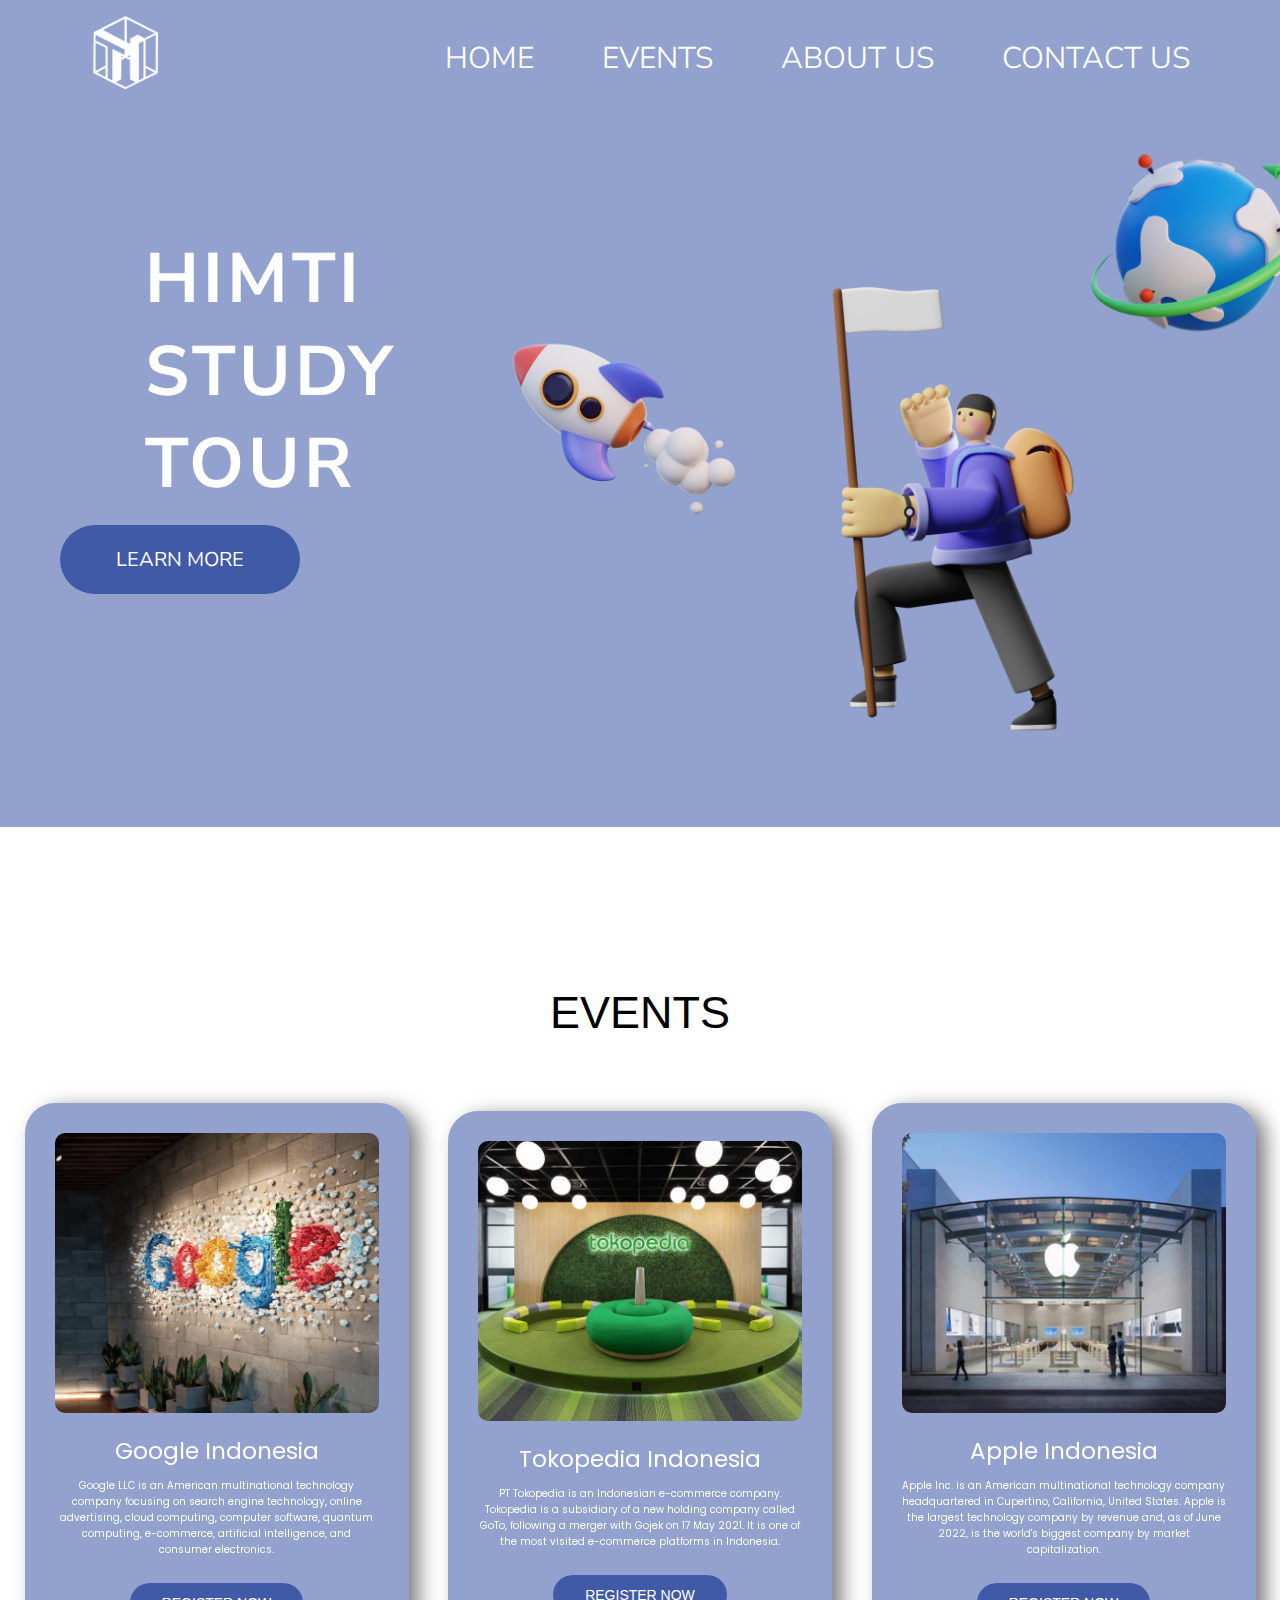
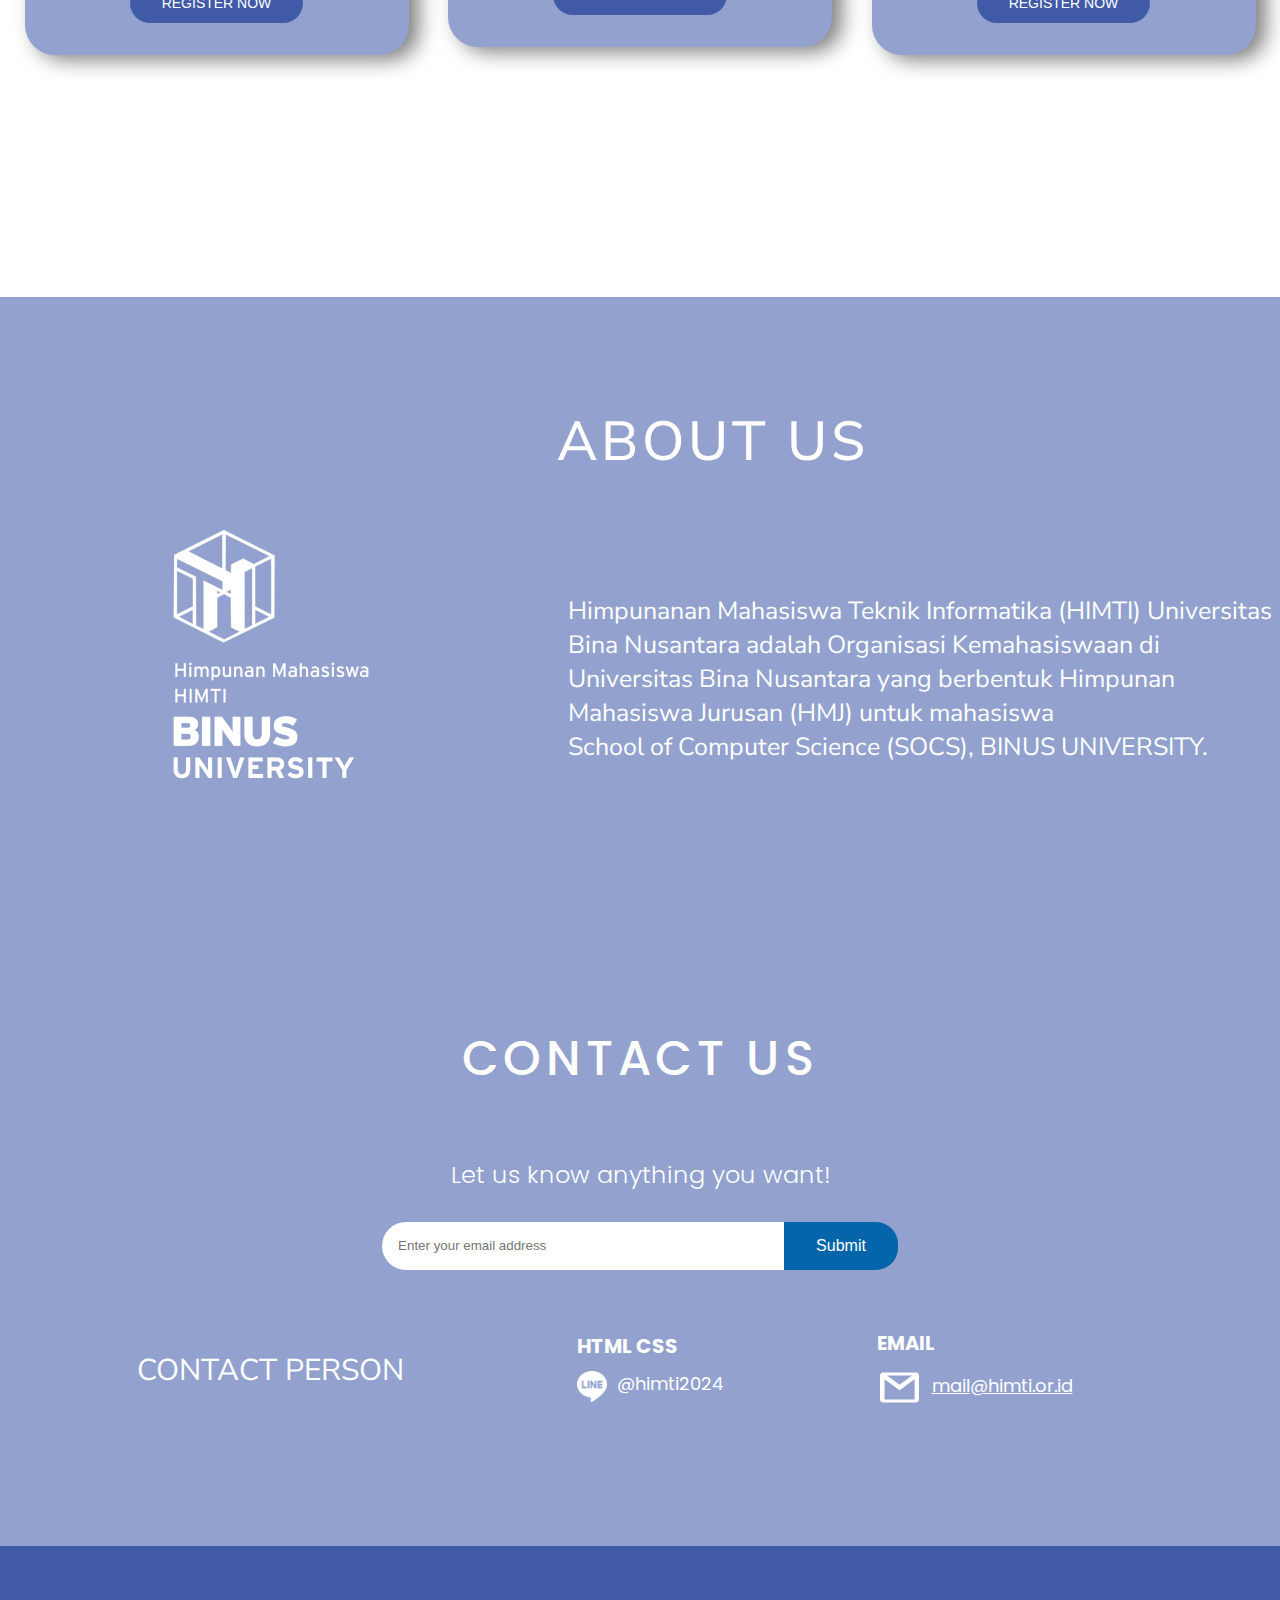
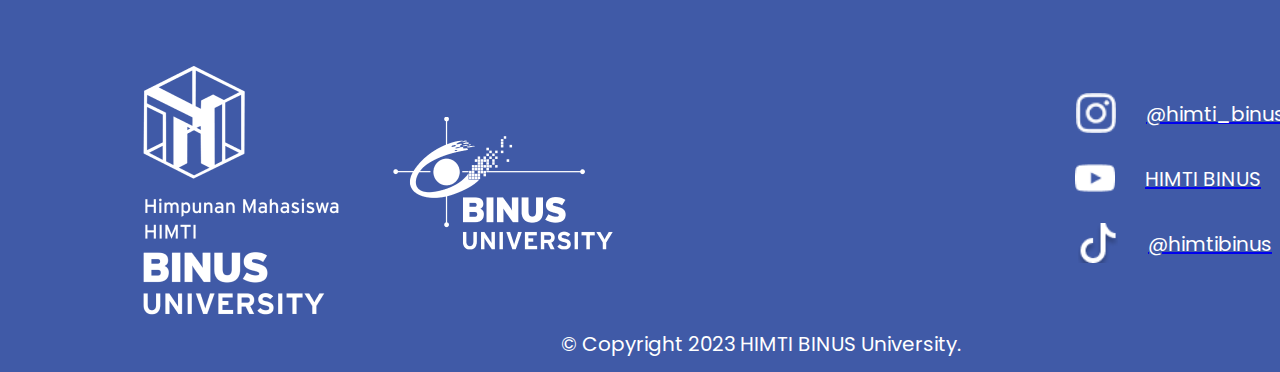
<file: index.html>
<!DOCTYPE html>

<html>
  <head>
    <meta charset="UTF-8" />
    <meta name="viewport" content="width=device-width, initial-scale=1" />
    <meta name="description" content="Webpage for HIMTI 2024 Internship" />
    <meta name="keywords" content="HIMTI, Internship, 2024" />
    <meta name="author" content="Group 2" />
    <title>HIMTI 2024 Internship</title>
    <link rel="icon" href="Assets/HIMTI_logo.png" />
    <link rel="stylesheet" type="text/css" href="CSS/main.css" />
    <link rel="stylesheet" type="text/css" href="CSS/resposive_style_2900.css" />
    <link rel="stylesheet" type="text/css" href="CSS/responsive_style_1400.css" />
    <link rel="stylesheet" type="text/css" href="CSS/responsive_style_425.css" />
    <script src="HIMTI_INTERNSHIP_SCRIPT.js"></script>
  </head>

  <body>
    <div class="NavBar">
      <a href="#home" class="active">
        <img src="Assets/HIMTI_logo.png" alt="HIMTI_LOGO" class="HIMTI_LOGO" />
      </a>
      <nav id="nav-links" class="links">
        <a href="#home">HOME</a>
        <a href="#events">EVENTS</a>
        <a href="#about">ABOUT US</a>
        <a href="#contact">CONTACT US</a>
      </nav>
      <div class="hamburger-menu" onclick="toggleMenu()">
        <div></div>
        <div></div>
        <div></div>
      </div>
    </div>

    <div id="home" class="home">
      <img src="Assets/earth.png" alt="Earth" class="earth" />
      <img src="Assets/rocket.png" alt="Rocket" class="rocket" />
      <img src="Assets/person-with-flag.png" alt="person" class="person" />
      <h1>HIMTI</h1>
      <h1>STUDY</h1>
      <h1>TOUR</h1>
      <a href="#events" class="learn-more">
        <p>LEARN MORE</p>
      </a>
    </div>

    <div id="events" class="events">
      <h1>EVENTS</h1>
      <ul class="card-list">
        <li class="card" id="card">
          <div class="card-image">
            <img
              src="Assets/google.png"
              alt="Google_Logo"
              class="Google_Logo"
            />
          </div>
          <h2>Google Indonesia</h2>
          <p class="card-description">
            Google LLC is an American multinational technology company focusing
            on search engine technology, online advertising, cloud computing,
            computer software, quantum computing, e-commerce, artificial
            intelligence, and consumer electronics.
          </p>
          <p class="card-action">
            <button class="register-button">REGISTER NOW</button>
          </p>
        </li>
        <li class="card">
          <div class="card-image">
            <img
              src="Assets/tokopedia.png"
              alt="Tokopedia_Logo"
              class="Tokopedia_Logo"
            />
          </div>
          <h2 class="card-title">Tokopedia Indonesia</h2>
          <p class="card-description">
            PT Tokopedia is an Indonesian e-commerce company. Tokopedia is a
            subsidiary of a new holding company called GoTo, following a merger
            with Gojek on 17 May 2021. It is one of the most visited e-commerce
            platforms in Indonesia.
          </p>
          <p class="card-action">
            <button class="register-button">REGISTER NOW</button>
          </p>
        </li>
        <li class="card">
          <div class="card-image">
            <img src="Assets/apple.png" alt="Apple_Logo" class="Apple_Logo" />
          </div>
          <h2 class="card-title">Apple Indonesia</h2>
          <p class="card-description">
            Apple Inc. is an American multinational technology company
            headquartered in Cupertino, California, United States. Apple is the
            largest technology company by revenue and, as of June 2022, is the
            world's biggest company by market capitalization.
          </p>
          <p class="card-action">
            <button class="register-button">REGISTER NOW</button>
          </p>
        </li>
      </ul>
      <!-- <div class="button-container">
        I want to create a button here, but somehow it's not working
        <button id="prevBtn"><img src="Assets/left-arrow.png" alt="Previous"></button>
        <button id="nextBtn"><img src="Assets/arrow-point-to-right.png" alt="Next"></button>
      </div> -->
    </div>

    <div id="about" class="about">
      <div class="logo-container">
        <img
          src="Assets/HIMTI_logo2.png"
          alt="HIMTI_LOGO"
          class="HIMTI_LOGO2"
        />
      </div>
      <div class="text-container">
        <h1>ABOUT US</h1>
        <p>
          Himpunanan Mahasiswa Teknik Informatika (HIMTI) Universitas<br>
          Bina Nusantara adalah Organisasi Kemahasiswaan di<br>
          Universitas Bina Nusantara yang berbentuk Himpunan<br>
          Mahasiswa Jurusan (HMJ) untuk mahasiswa<br>
          School of Computer Science (SOCS), BINUS UNIVERSITY.
        </p>
      </div>
    </div>

    <div id="contact" class="contact">
      <h1>CONTACT US</h1>
      <h2>Let us know anything you want!</h2>
      <div class="input-style">
        <input
          class="input"
          type="text"
          placeholder="Enter your email address"
        />
        <button class="button">Submit</button>
      </div>

      <div class="contact-info">
        <div class="contact-person">
          <p>CONTACT PERSON</p>
        </div>
        <p class="HTML_CSS">HTML CSS</p>
        <img src="Assets/line.png" alt="Line" class="line" />
        <p class="line_id">@himti2024</p>
        <img src="Assets/gmail-60.png" alt="Gmail" class="gmail" />
        <p class="email_info">EMAIL</p>
        <p class="email"><a href="mailto:mail@himti.or.id">mail@himti.or.id</a></p>
      </div>
    </div>

    <div class="footer">
      <img src="Assets/HIMTI_logo2.png" alt="HIMTI_LOGO" class="HIMTI_LOGO3" />
      <img src="Assets/Binus Light.png" alt="binus_logo" class="binus_logo" />
      <p class="copyright">© Copyright 2023 HIMTI BINUS University.</p>
      <a href="https://www.instagram.com/himti_binus" target="_blank">
        <img src="Assets/instagram.png" alt="Instagram" class="instagram" />
        <p class="instagram_id">@himti_binus</p>
      </a>
      <a href="https://www.youtube.com/@HimtiBinus" target="_blank">
        <img src="Assets/youtube.png" alt="youtube" class="youtube" />
        <p class="youtube_channel">HIMTI BINUS</p>
      </a>
      <a href="https://www.tiktok.com/@himtibinus" target="_blank">
        <img src="Assets/tiktok.png" alt="tiktok" class="tiktok" />
        <p class="tiktok_id">@himtibinus</p>
      </a>
    </div>    
  </body>
</html>
</file>
<file: CSS/main.css>
@import url("https://fonts.googleapis.com/css2?family=Nunito+Sans:ital,opsz,wght,YTLC@0,6..12,200..1000,440..540;1,6..12,200..1000,440..540&display=swap");
@import url("https://fonts.googleapis.com/css2?family=Nunito+Sans:ital,opsz,wght,YTLC@0,6..12,200..1000,440..540;1,6..12,200..1000,440..540&family=Poppins:ital,wght@0,100;0,200;0,300;0,400;0,500;0,600;0,700;0,800;0,900;1,100;1,200;1,300;1,400;1,500;1,600;1,700;1,800;1,900&display=swap");

@media screen and (min-width: 1500px) {
  body {
    font-family: "Nunito Sans", sans-serif;
    font-size: 30px;
    color: #ffffff;
    margin: 0;
    padding: 0;
    max-width: 100%;
  }

  html {
    scroll-behavior: smooth;
    width: auto;
    height: auto;
  }

  /* Navigation Bar style */
  .NavBar {
    background-color: #92a1cd;
    padding: 15px;
    padding-right: 60px;
    display: flex;
    justify-content: flex-start;
    align-items: center;
    position: sticky;
    top: 0;
    left: 0;
    right: 0;
    font-weight: 350;
    transition: top 0.3s ease-in-out;
    z-index: 1000;
  }

  .NavBar a {
    color: #ffffff;
    text-decoration: none;
    margin: 0 30px;
  }

  .NavBar a:hover {
    color: #29013e;
  }

  .NavBar a:active {
    color: #ffffff;
    text-shadow: 0px 2px 5px rgb(0, 0, 0, 0.5);
  }

  .NavBar img {
    height: 75px;
    margin-left: 45px;
  }

  .NavBar .links {
    margin-left: auto;
  }

  .navbar-hidden {
    transform: translateY(-100%);
  }

  /* Home Page style */

  .home {
    position: relative;
    text-align: center;
    background-color: #92a1cd;
    padding: 90px 75px;
    margin-top: 0;
    height: 531px;
  }

  .home h1 {
    position: relative;
    right: -70px;
    top: -630px;
    font-family: "Nunito Sans", sans-serif;
    font-size: 70px;
    line-height: 0.65;
    letter-spacing: 4px;
    text-align: left;
  }

  .home p {
    transition: transform 0.3s;
    position: relative;
    top: -660px;
    right: 500px;
    font-family: "Nunito Sans", sans-serif;
    font-size: 20px;
    color: #ffffff;
    background-color: #405aa7;
    padding: 21px 56px;
    border-radius: 50px;
    display: inline-block;
  }

  .home p:hover {
    transform: scale(1.05);
  }

  .home p:active {
    transform: scale3d(0.95, 0.95, 0.95);
    color: #ffffff;
    text-shadow: 0px 2px 5px rgb(0, 0, 0, 0.5);
  }

  /* Image style on the home section*/
  .person {
    position: relative;
    right: 10px;
    top: 10px;
    width: 350px;
    z-index: 1;
  }

  .rocket {
    position: relative;
    top: -220px;
    width: 370px;
    right: -30px;
    z-index: 2;
  }

  .earth {
    position: relative;
    top: -485px;
    width: 250px;
    right: -930px;
    z-index: 3;
  }

  /* Events Page style */

  .card {
    transform-style: preserve-3d;
  }

  .events {
    background-color: #ffffff;
    padding: 100px 0;
    margin-top: 90px;
    height: 600px;
  }

  .events ul {
    display: flex;
    justify-content: space-evenly;
    align-items: center;
    height: 100vh;
    position: relative; /* I want to position it later because there is no picture */
    top: -90px;
    list-style-type: none;
    padding: 0;
    margin: 0;
  }

  .events li {
    flex: 0 0 30%; /* This will make the li items take up 30% of the container's width */
    max-width: 30%; /* This will prevent the li items from growing larger than 30% of the container's width */
    box-sizing: border-box; /* This will include padding and border in the li's total width */
    margin: 1em; /* This will add some space around the li items */
    padding: 1em; /* This will add some space inside the li items */
    text-align: center; /* This will center the text inside the li items */
    background-color: #92a1cd; /* This will set the background color of the li items */
    border-radius: 30px; /* This will round the corners of the li items */
    box-shadow: 10px 5px 20px rgba(0, 0, 0, 0.5); /* This will add a shadow to the li items */
  }

  .events ul li {
    transition: transform 0.3s;
  }

  .events ul li:hover {
    transform: scale(1.05);
    color: #29013e;
  }

  .events h1 {
    font-family: "Nunito", sans-serif;
    color: #000;
    text-align: center;
    margin-top: 0;
    position: relative;
    top: -50px;
    font-size: 35px;
    font-style: normal;
    font-weight: 500;
  }

  .events li h2 {
    font-family: "poppins", sans-serif;
    margin: 5px;
    margin-bottom: 10px;
    font-size: 23px;
    text-align: center;
    font-weight: 400;
    white-space: nowrap;
  }

  .events li p {
    font-family: "poppins", sans-serif;
    margin: 0;
    font-size: 10px;
    text-align: center;
  }

  /* Register button style */
  .register-button {
    background-color: #405aa7; /* Green background */
    border: none; /* Remove border */
    border-radius: 40px;
    color: white; /* White text */
    padding: 12px 32px; /* Padding to make button larger */
    text-align: center; /* Center the text */
    text-decoration: none; /* Remove underline */
    display: inline-block;
    font-size: 14px;
    font-weight: 500;
    margin: 25px 4px 2px;
    cursor: pointer; /* Change mouse cursor when over the button */
    transition-duration: 0.4s; /* Transition effect */
  }

  .register-button:hover {
    background-color: #1b2954; /* Change background color on hover */
  }

  .register-button:active {
    background-color: #1b2954; /* Change background color on click */
    text-shadow: 1px 2.5px 5px rgba(0, 144, 187, 1);
    transition-duration: 0.1s; /* Shorten the transition effect */
  }

  .Google_Logo {
    width: 100%;
    height: 280px;
    object-fit: cover;
    margin-bottom: 5px;
    border-radius: 10px;
  }

  .Tokopedia_Logo {
    width: 100%;
    height: 280px;
    object-fit: cover;
    margin-bottom: 5px;
    border-radius: 10px;
  }

  .Apple_Logo {
    width: 100%;
    height: 280px;
    object-fit: cover;
    margin-bottom: 5px;
    border-radius: 10px;
  }

  .button-container {
    display: none;
  }

  /* about us style */
  .about {
    background-color: #92a1cd;
    display: flex;
    justify-content: space-between;
    align-items: center;
    padding: 100px 195px;
    margin-top: 100px;
  }

  .about h1 {
    position: relative;
    right: 270px;
    font-family: "Nunito Sans", sans-serif;
    font-size: 50px;
    font-weight: 400;
    letter-spacing: 4px;
  }

  .about p {
    position: relative;
    right: 40px;
    font-family: "Nunito Sans", sans-serif;
    font-size: 25px;
    text-align: left;
    width: 115%;
  }

  .logo-container {
    position: relative;
    right: 40px;
    flex: 1;
    text-align: left;
    color: white; /* Change the text color to white */
    font-size: 20px; /* Increase the font size */
    margin-left: 10px;
    margin-top: 40px;
  }

  .text-container {
    flex: 3;
    display: flex;
    flex-direction: column;
    justify-content: space-between;
    align-items: center;
    color: white; /* Change the text color to white */
    font-size: 20px; /* Increase the font size */
    margin-left: 250px;
    text-align: left;
  }

  .contact {
    background-color: #92a1cd;
    display: flex;
    flex-direction: column;
    justify-content: center;
    align-items: center;
    padding: 40px 0px 0px;
    max-height: 550px;
  }

  .contact h1 {
    font-family: "Poppins", sans-serif;
    font-size: 48px;
    font-weight: 500;
    line-height: 72px;
    letter-spacing: 0.1em;
    text-align: center;
    position: relative;
    top: 70px;
  }

  .contact h2 {
    font-family: "poppins", sans-serif;
    font-size: 24px;
    font-weight: 300;
    position: relative;
    top: 80px;
  }

  .contact-info {
    display: flex;
    flex-direction: column;
    align-items: flex-start;
    position: relative;
    top: 80px;
  }

  .contact-person {
    position: relative;
    top: 60px;
    right: 370px;
  }

  .contact .HTML_CSS {
    font-family: "Poppins", sans-serif;
    font-size: 20px;
    font-weight: 700;
    position: relative;
    top: -50px;
    right: -70px;
  }

  .contact .line_id {
    font-family: "Poppins", sans-serif;
    font-size: 18px;
    font-weight: 400;
    position: relative;
    top: -110px;
    right: -110px;
  }

  .contact .line {
    width: 30px;
    position: relative;
    top: -60px;
    right: -70px;
  }

  .contact .gmail {
    font-family: "Poppins", sans-serif;
    position: relative;
    top: -160px;
    right: -370px;
    width: 45px;
  }

  .contact .email_info {
    font-family: "Poppins", sans-serif;
    font-size: 19.5px;
    font-weight: 700;
    position: relative;
    top: -260px;
    right: -370px;
  }

  .contact .email {
    font-family: "Poppins", sans-serif;
    font-size: 18px;
    font-weight: 400;
    position: relative;
    top: -284px;
    right: -425px;
  }

  .email a {
    color: #ffffff;
  }

  .email a:active {
    color: rgba(50, 0, 89, 0.5);
  }

  .button {
    background-color: #0465aa; /* Blue */
    border: none;
    color: white;
    padding: 15px 32px;
    text-align: center;
    text-decoration: none;
    display: inline-block;
    border-radius: 0px 22px 22px 0px;
    font-size: 16px;
    transition: transform 0.2s;
    position: relative;
    top: 90px;
  }

  .button:hover {
    background-color: #1b2954; /* Dark blue */
  }

  .button:active {
    transform: scale(0.95);
    transition: transform 0.1s;
    background-color: #1b2954; /* Dark blue */
    text-shadow: 1px 2.5px 5px rgb(250, 250, 250, 0.5);
  }

  .input {
    border: none;
    padding: 16px;
    border-radius: 24px 0px 0px 24px;
    width: 370px;
    position: relative;
    top: 90px;
  }

  .input-style {
    border: none;
    display: flex;
    border-radius: 24px;
    width: fit-content;
  }

  .input:focus {
    border: none;
    border-color: none;
    outline: none;
  }

  .footer {
    background-color: #405aa7;
    display: flex;
    justify-content: space-between;
    align-items: center;
    padding: 20px 195px 150px;
  }

  .footer p {
    font-family: "Poppins", sans-serif;
    font-size: 20px;
    color: #ffffff;
    font-weight: 400;
  }

  .footer .HIMTI_LOGO3 {
    position: relative;
    top: 100px;
    right: 60px;
  }

  .footer .binus_logo {
    position: relative;
    top: 90px;
    right: 10px;
  }

  .footer .instagram {
    position: relative;
    top: 60px;
    right: -50px;
    width: 40px;
  }

  .footer .youtube {
    position: relative;
    top: 125px;
    right: 90px;
    width: 40px;
  }

  .footer .tiktok {
    position: relative;
    top: 190px;
    right: 203px;
    width: 40px;
  }

  .instagram_id a,
  .youtube_channel a,
  .tiktok_id a {
    text-decoration: none; /* Add this line */
    color: #ffffff; /* Change the text color to white */
  }

  .instagram_id a:hover,
  .youtube_channel a:hover,
  .tiktok_id a:hover {
    color: #29013e; /* Change the text color to dark blue */
  }

  .instagram_id a:active,
  .youtube_channel a:active,
  .tiktok_id a:active {
    color: rgba(255, 255, 255, 1);
  }

  .instagram_id {
    position: relative;
    top: -5px;
    right: -120px;
    font-family: "Poppins", sans-serif;
    font-size: 20px;
    color: #ffffff;
    font-weight: 400;
    white-space: nowrap;
  }

  .youtube_channel {
    position: relative;
    top: 60px;
    right: 20px;
    font-family: "Poppins", sans-serif;
    font-size: 20px;
    color: #ffffff;
    font-weight: 400;
    white-space: nowrap;
  }

  .tiktok_id {
    position: relative;
    top: 125px;
    right: 133px;
    font-family: "Poppins", sans-serif;
    font-size: 20px;
    color: #ffffff;
    font-weight: 400;
    white-space: nowrap;
  }

  .copyright {
    font-family: "Poppins", sans-serif;
    font-size: 20px;
    color: #ffffff;
    font-weight: 400;
    position: relative;
    top: 250px;
    right: 65px;
    white-space: nowrap;
    width: 100%;
    text-align: center;
  }
}
</file>
<file: CSS/resposive_style_2900.css>
@import url("https://fonts.googleapis.com/css2?family=Nunito+Sans:ital,opsz,wght,YTLC@0,6..12,200..1000,440..540;1,6..12,200..1000,440..540&display=swap");
@import url("https://fonts.googleapis.com/css2?family=Nunito+Sans:ital,opsz,wght,YTLC@0,6..12,200..1000,440..540;1,6..12,200..1000,440..540&family=Poppins:ital,wght@0,100;0,200;0,300;0,400;0,500;0,600;0,700;0,800;0,900;1,100;1,200;1,300;1,400;1,500;1,600;1,700;1,800;1,900&display=swap");

@media screen and (min-width: 2900px) {
  body {
    font-family: "Nunito Sans", sans-serif;
    font-size: 30px;
    color: #ffffff;
    margin: 0;
    padding: 0;
    max-width: 100%;
  }

  html {
    scroll-behavior: smooth;
    width: auto;
    height: auto;
  }

  /* Navigation Bar style */
  .NavBar {
    background-color: #92a1cd;
    padding: 25px;
    padding-right: 60px;
    padding-bottom: 5px;
    display: flex;
    justify-content: flex-start;
    align-items: center;
    position: sticky;
    top: 0;
    left: 0;
    right: 0;
    font-weight: 350;
    transition: top 0.3s ease-in-out;
    z-index: 1000;
  }

  .NavBar a {
    color: #ffffff;
    text-decoration: none;
    margin: 0 30px;
    font-size: 60px;
  }

  .NavBar a:hover {
    color: #29013e;
  }

  .NavBar a:active {
    color: #ffffff;
    text-shadow: 0px 2px 5px rgb(0, 0, 0, 0.5);
  }

  .NavBar img {
    height: 135px;
    margin-left: 45px;
  }

  .NavBar .links {
    margin-left: auto;
  }

  .navbar-hidden {
    transform: translateY(-100%);
  }

  /* Home Page style */

  .home {
    position: relative;
    text-align: center;
    background-color: #92a1cd;
    padding: 90px 75px;
    margin-top: 0;
    height: 1553px;
  }

  .home h1 {
    position: relative;
    right: -320px;
    top: -1170px;
    font-family: "Nunito Sans", sans-serif;
    font-size: 170px;
    line-height: 0.75;
    letter-spacing: 4px;
    text-align: left;
  }

  .home p {
    transition: transform 0.3s;
    position: relative;
    top: -77rem;
    right: 50rem;
    font-family: "Nunito Sans", sans-serif;
    font-size: 55px;
    color: #ffffff;
    background-color: #405aa7;
    padding: 40px 105px;
    border-radius: 100px;
    display: inline-block;
  }

  .home p:hover {
    transform: scale(1.05);
  }

  .home p:active {
    transform: scale3d(0.95, 0.95, 0.95);
    color: #ffffff;
    text-shadow: 0px 2px 5px rgb(0, 0, 0, 0.5);
  }

  /* Image style on the home section*/
  .person {
    position: relative;
    right: -35rem;
    top: 30rem;
    width: 45rem;
    z-index: 1;
  }

  .rocket {
    position: relative;
    top: -42rem;
    width: 35rem;
    right: -30rem;
    z-index: 2;
    rotate: -10deg;
    transform: scaleX(-1);
  }

  .earth {
    position: relative;
    top: -28rem;
    width: 25rem;
    right: -53rem;
    z-index: 3;
  }

  /* Events Page style */

  .card {
    transform-style: preserve-3d;
  }

  .events {
    background-color: #ffffff;
    padding: 100px 0;
    margin-top: 90px;
    height: 800px;
  }

  .events ul {
    display: flex;
    justify-content: space-evenly;
    align-items: center;
    height: 100vh;
    position: relative; /* I want to position it later because there is no picture */
    top: -590px;
    list-style-type: none;
    padding: 0;
    margin: 0;
  }

  .events li {
    flex: 0 0 30%; /* This will make the li items take up 30% of the container's width */
    max-width: 30%; /* This will prevent the li items from growing larger than 30% of the container's width */
    box-sizing: border-box; /* This will include padding and border in the li's total width */
    margin: 1em; /* This will add some space around the li items */
    padding: 1em; /* This will add some space inside the li items */
    text-align: center; /* This will center the text inside the li items */
    background-color: #92a1cd; /* This will set the background color of the li items */
    border-radius: 30px; /* This will round the corners of the li items */
    box-shadow: 10px 5px 20px rgba(0, 0, 0, 0.5); /* This will add a shadow to the li items */
    height: 20cm;
  }

  .events ul li {
    transition: transform 0.3s;
  }

  .events ul li:hover {
    transform: scale(1.05);
    color: #29013e;
  }

  .events h1 {
    font-family: "Nunito", sans-serif;
    color: #000;
    text-align: center;
    margin-top: 0;
    position: relative;
    top: -50px;
    font-size: 75px;
    font-style: normal;
    font-weight: 500;
  }

  .events li h2 {
    font-family: "poppins", sans-serif;
    margin: 5px;
    margin-bottom: 10px;
    font-size: 43px;
    text-align: center;
    font-weight: 400;
    white-space: nowrap;
  }

  .events li p {
    font-family: "poppins", sans-serif;
    margin: 10px;
    position: relative;
    top: 50px;
    font-size: 25px;
    text-align: center;
  }

  /* Register button style */
  .register-button {
    background-color: #405aa7; /* Green background */
    border: none; /* Remove border */
    border-radius: 40px;
    color: white; /* White text */
    padding: 12px 32px; /* Padding to make button larger */
    text-align: center; /* Center the text */
    text-decoration: none; /* Remove underline */
    display: inline-block;
    font-size: 14px;
    font-weight: 500;
    margin: 25px 4px 2px;
    cursor: pointer; /* Change mouse cursor when over the button */
    transition-duration: 0.4s; /* Transition effect */
  }

  .register-button:hover {
    background-color: #1b2954; /* Change background color on hover */
  }

  .register-button:active {
    background-color: #1b2954; /* Change background color on click */
    text-shadow: 1px 2.5px 5px rgba(0, 144, 187, 1);
    transition-duration: 0.1s; /* Shorten the transition effect */
  }

  .Google_Logo {
    width: 100%;
    height: 280px;
    object-fit: cover;
    margin-bottom: 5px;
    border-radius: 10px;
  }

  .Tokopedia_Logo {
    width: 100%;
    height: 280px;
    object-fit: cover;
    margin-bottom: 5px;
    border-radius: 10px;
  }

  .Apple_Logo {
    width: 100%;
    height: 280px;
    object-fit: cover;
    margin-bottom: 5px;
    border-radius: 10px;
  }

  /* about us style */
  .about {
    background-color: #92a1cd;
    display: flex;
    justify-content: space-between;
    align-items: center;
    padding: 100px 195px;
    margin-top: 100px;
  }

  .about h1 {
    position: relative;
    right: 420px;
    font-family: "Nunito Sans", sans-serif;
    font-size: 50px;
    font-weight: 400;
    letter-spacing: 4px;
  }

  .about p {
    position: relative;
    right: -250px;
    font-family: "Nunito Sans", sans-serif;
    font-size: 35px;
    text-align: left;
    width: 115%;
    padding-right: 130px;
  }

  .logo-container {
    position: relative;
    right: -280px;
    flex: 1;
    text-align: left;
    color: white; /* Change the text color to white */
    font-size: 20px; /* Increase the font size */
    margin-left: 10px;
    margin-top: 40px;
  }

  .text-container {
    flex: 3;
    display: flex;
    flex-direction: column;
    justify-content: space-between;
    align-items: center;
    color: white; /* Change the text color to white */
    font-size: 20px; /* Increase the font size */
    margin-left: 250px;
    text-align: left;
  }

  .contact {
    background-color: #92a1cd;
    display: flex;
    flex-direction: column;
    justify-content: center;
    align-items: center;
    padding: 40px 0px 0px;
    max-height: 550px;
  }

  .contact h1 {
    font-family: "Poppins", sans-serif;
    font-size: 48px;
    font-weight: 500;
    line-height: 72px;
    letter-spacing: 0.1em;
    text-align: center;
    position: relative;
    top: 70px;
  }

  .contact h2 {
    font-family: "poppins", sans-serif;
    font-size: 24px;
    font-weight: 300;
    position: relative;
    top: 80px;
  }

  .contact-info {
    display: flex;
    flex-direction: column;
    align-items: flex-start;
    position: relative;
    top: 80px;
  }

  .contact-person {
    position: relative;
    top: 60px;
    right: 370px;
  }

  .contact .HTML_CSS {
    font-family: "Poppins", sans-serif;
    font-size: 20px;
    font-weight: 700;
    position: relative;
    top: -50px;
    right: -70px;
  }

  .contact .line_id {
    font-family: "Poppins", sans-serif;
    font-size: 18px;
    font-weight: 400;
    position: relative;
    top: -110px;
    right: -110px;
  }

  .contact .line {
    width: 30px;
    position: relative;
    top: -60px;
    right: -70px;
  }

  .contact .gmail {
    font-family: "Poppins", sans-serif;
    position: relative;
    top: -160px;
    right: -370px;
    width: 45px;
  }

  .contact .email_info {
    font-family: "Poppins", sans-serif;
    font-size: 19.5px;
    font-weight: 700;
    position: relative;
    top: -260px;
    right: -370px;
  }

  .contact .email {
    font-family: "Poppins", sans-serif;
    font-size: 18px;
    font-weight: 400;
    position: relative;
    top: -284px;
    right: -425px;
  }

  .email a {
    color: #ffffff;
  }

  .email a:active {
    color: rgba(50, 0, 89, 0.5);
  }

  .button {
    background-color: #0465aa; /* Blue */
    border: none;
    color: white;
    padding: 15px 32px;
    text-align: center;
    text-decoration: none;
    display: inline-block;
    border-radius: 0px 22px 22px 0px;
    font-size: 16px;
    transition: transform 0.2s;
    position: relative;
    top: 90px;
  }

  .button:hover {
    background-color: #1b2954; /* Dark blue */
  }

  .button:active {
    transform: scale(0.95);
    transition: transform 0.1s;
    background-color: #1b2954; /* Dark blue */
    text-shadow: 1px 2.5px 5px rgb(250, 250, 250, 0.5);
  }

  .input {
    border: none;
    padding: 16px;
    border-radius: 24px 0px 0px 24px;
    width: 370px;
    position: relative;
    top: 90px;
  }

  .input-style {
    border: none;
    display: flex;
    border-radius: 24px;
    width: fit-content;
  }

  .input:focus {
    border: none;
    border-color: none;
    outline: none;
  }

  .footer {
    background-color: #405aa7;
    display: flex;
    justify-content: space-between;
    align-items: center;
    padding: 20px 195px 150px;
  }

  .footer p {
    font-family: "Poppins", sans-serif;
    font-size: 20px;
    color: #ffffff;
    font-weight: 400;
  }

  .footer .HIMTI_LOGO3 {
    position: relative;
    top: 70px;
    right: 10px;
  }

  .footer .binus_logo {
    position: relative;
    top: 70px;
    right: -60px;
  }

  .footer .instagram {
    position: relative;
    top: 60px;
    right: -50px;
    width: 40px;
  }

  .footer .youtube {
    position: relative;
    top: 125px;
    right: 90px;
    width: 40px;
  }

  .footer .tiktok {
    position: relative;
    top: 190px;
    right: 203px;
    width: 40px;
  }

  .instagram_id a,
  .youtube_channel a,
  .tiktok_id a {
    text-decoration: none; /* Add this line */
    color: #ffffff; /* Change the text color to white */
  }

  .instagram_id a:hover,
  .youtube_channel a:hover,
  .tiktok_id a:hover {
    color: #29013e; /* Change the text color to dark blue */
  }

  .instagram_id a:active,
  .youtube_channel a:active,
  .tiktok_id a:active {
    color: rgba(255, 255, 255, 1);
  }

  .instagram_id {
    position: relative;
    top: -5px;
    right: -120px;
    font-family: "Poppins", sans-serif;
    font-size: 20px;
    color: #ffffff;
    font-weight: 400;
    white-space: nowrap;
  }

  .youtube_channel {
    position: relative;
    top: 60px;
    right: 20px;
    font-family: "Poppins", sans-serif;
    font-size: 20px;
    color: #ffffff;
    font-weight: 400;
    white-space: nowrap;
  }

  .tiktok_id {
    position: relative;
    top: 125px;
    right: 133px;
    font-family: "Poppins", sans-serif;
    font-size: 20px;
    color: #ffffff;
    font-weight: 400;
    white-space: nowrap;
  }

  .copyright {
    font-family: "Poppins", sans-serif;
    font-size: 20px;
    color: #ffffff;
    font-weight: 400;
    position: relative;
    top: 250px;
    right: 0;
    white-space: nowrap;
    width: 100%;
    text-align: center;
  }
}
</file>
<file: CSS/responsive_style_1400.css>
@import url("https://fonts.googleapis.com/css2?family=Nunito+Sans:ital,opsz,wght,YTLC@0,6..12,200..1000,440..540;1,6..12,200..1000,440..540&display=swap");
@import url("https://fonts.googleapis.com/css2?family=Nunito+Sans:ital,opsz,wght,YTLC@0,6..12,200..1000,440..540;1,6..12,200..1000,440..540&family=Poppins:ital,wght@0,100;0,200;0,300;0,400;0,500;0,600;0,700;0,800;0,900;1,100;1,200;1,300;1,400;1,500;1,600;1,700;1,800;1,900&display=swap");

@media screen and (max-width: 1440px) {
  body {
    font-family: "Nunito Sans", sans-serif;
    font-size: 30px;
    color: #ffffff;
    margin: 0;
    padding: 0;
    max-width: 100%;
  }

  html {
    scroll-behavior: smooth;
    width: auto;
    height: auto;
  }

  /* Navigation Bar style */
  .NavBar {
    background-color: #92a1cd;
    padding: 15px;
    padding-right: 60px;
    display: flex;
    justify-content: flex-start;
    align-items: center;
    position: sticky;
    top: 0;
    left: 0;
    right: 0;
    font-weight: 350;
    transition: top 0.3s ease-in-out;
    z-index: 1000;
  }

  .NavBar a {
    color: #ffffff;
    text-decoration: none;
    margin: 0 30px;
  }

  .NavBar a:hover {
    color: #29013e;
  }

  .NavBar a:active {
    color: #ffffff;
    text-shadow: 0px 2px 5px rgb(0, 0, 0, 0.5);
  }

  .NavBar img {
    height: 75px;
    margin-left: 45px;
  }

  .NavBar .links {
    margin-left: auto;
  }

  .navbar-hidden {
    transform: translateY(-100%);
  }

  /* Home Page style */

  .home {
    position: relative;
    text-align: center;
    background-color: #92a1cd;
    padding: 90px 75px;
    margin-top: 0;
    height: 531px;
  }

  .home h1 {
    position: relative;
    right: -70px;
    top: -630px;
    font-family: "Nunito Sans", sans-serif;
    font-size: 70px;
    line-height: 0.65;
    letter-spacing: 4px;
    text-align: left;
  }

  .home p {
    transition: transform 0.3s;
    position: relative;
    top: -660px;
    right: 460px;
    font-family: "Nunito Sans", sans-serif;
    font-size: 20px;
    color: #ffffff;
    background-color: #405aa7;
    padding: 21px 56px;
    border-radius: 50px;
    display: inline-block;
  }

  .home p:hover {
    transform: scale(1.05);
  }

  .home p:active {
    transform: scale3d(0.95, 0.95, 0.95);
    color: #ffffff;
    text-shadow: 0px 2px 5px rgb(0, 0, 0, 0.5);
  }

  /* Image style on the home section*/
  .person {
    position: relative;
    right: 10px;
    top: 10px;
    width: 350px;
    z-index: 1;
  }

  .rocket {
    position: relative;
    top: -220px;
    width: 370px;
    right: -30px;
    z-index: 2;
  }

  .earth {
    position: relative;
    top: -485px;
    width: 250px;
    right: -930px;
    z-index: 3;
  }

  /* Events Page style */

  .card {
    transform-style: preserve-3d;
  }

  .events {
    background-color: #ffffff;
    padding: 100px 0;
    margin-top: 100px;
    height: 670px;
  }

  .events ul {
    display: flex;
    justify-content: space-evenly;
    align-items: center;
    height: 100vh;
    position: relative; /* I want to position it later because there is no picture */
    top: -90px;
    list-style-type: none;
    padding: 0;
    margin: 0;
  }

  .events li {
    flex: 0 0 30%; /* This will make the li items take up 30% of the container's width */
    max-width: 30%; /* This will prevent the li items from growing larger than 30% of the container's width */
    box-sizing: border-box; /* This will include padding and border in the li's total width */
    margin: 0.5em; /* This will add some space around the li items */
    padding: 1em; /* This will add some space inside the li items */
    text-align: center; /* This will center the text inside the li items */
    background-color: #92a1cd; /* This will set the background color of the li items */
    border-radius: 30px; /* This will round the corners of the li items */
    box-shadow: 10px 5px 20px rgba(0, 0, 0, 0.5); /* This will add a shadow to the li items */
  }

  .events ul li {
    transition: transform 0.3s;
  }

  .events ul li:hover {
    transform: scale(1.05);
    color: #29013e;
  }

  .events h1 {
    font-family: "Nunito", sans-serif;
    color: #000;
    text-align: center;
    margin-top: -90px;
    position: relative;
    top: 50px;
    font-size: 45px;
    font-style: normal;
    font-weight: 500;
  }

  .events li h2 {
    font-family: "poppins", sans-serif;
    margin: 5px;
    margin-bottom: 10px;
    font-size: 23px;
    text-align: center;
    font-weight: 400;
    white-space: nowrap;
  }

  .events li p {
    font-family: "poppins", sans-serif;
    margin: 0;
    font-size: 10px;
    text-align: center;
  }

  /* Register button style */
  .register-button {
    background-color: #405aa7; /* Green background */
    border: none; /* Remove border */
    border-radius: 40px;
    color: white; /* White text */
    padding: 12px 32px; /* Padding to make button larger */
    text-align: center; /* Center the text */
    text-decoration: none; /* Remove underline */
    display: inline-block;
    font-size: 14px;
    font-weight: 500;
    margin: 25px 4px 2px;
    cursor: pointer; /* Change mouse cursor when over the button */
    transition-duration: 0.4s; /* Transition effect */
  }

  .register-button:hover {
    background-color: #1b2954; /* Change background color on hover */
  }

  .register-button:active {
    background-color: #1b2954; /* Change background color on click */
    text-shadow: 1px 2.5px 5px rgba(0, 144, 187, 1);
    transition-duration: 0.1s; /* Shorten the transition effect */
  }

  .Google_Logo {
    width: 100%;
    height: 280px;
    object-fit: cover;
    margin-bottom: 5px;
    border-radius: 10px;
  }

  .Tokopedia_Logo {
    width: 100%;
    height: 280px;
    object-fit: cover;
    margin-bottom: 5px;
    border-radius: 10px;
  }

  .Apple_Logo {
    width: 100%;
    height: 280px;
    object-fit: cover;
    margin-bottom: 5px;
    border-radius: 10px;
  }

  /* about us style */
  .about {
    background-color: #92a1cd;
    display: flex;
    justify-content: space-between;
    align-items: center;
    padding: 100px 195px 70px;
    margin-top: 100px;
  }

  .about h1 {
    padding: 60px;
    position: relative;
    right: 300px;
    top: -90px;
    font-family: "Nunito Sans", sans-serif;
    font-size: 55px;
    font-weight: 500;
    letter-spacing: 4px;
  }

  .about p {
    position: relative;
    right: 40px;
    top: -97px;
    font-family: "Nunito Sans", sans-serif;
    font-size: 25px;
    text-align: left;
    width: 115%;
    white-space: nowrap;
  }

  .logo-container {
    position: relative;
    right: 40px;
    flex: 1;
    text-align: left;
    color: white; /* Change the text color to white */
    font-size: 20px; /* Increase the font size */
    margin-left: 10px;
    margin-top: 40px;
  }

  .text-container {
    flex: 3;
    display: flex;
    flex-direction: column;
    justify-content: space-between;
    align-items: center;
    color: white; /* Change the text color to white */
    font-size: 20px; /* Increase the font size */
    margin-left: 250px;
    text-align: left;
  }

  /* Contact Page style */
  .contact {
    background-color: #92a1cd;
    display: flex;
    flex-direction: column;
    justify-content: center;
    align-items: center;
    padding: 40px 0px 0px;
    max-height: 550px;
  }

  .contact h1 {
    font-family: "Poppins", sans-serif;
    font-size: 48px;
    font-weight: 500;
    line-height: 72px;
    letter-spacing: 0.1em;
    text-align: center;
    position: relative;
    top: 70px;
  }

  .contact h2 {
    font-family: "poppins", sans-serif;
    font-size: 24px;
    font-weight: 300;
    position: relative;
    top: 80px;
  }

  .contact-info {
    display: flex;
    flex-direction: column;
    align-items: flex-start;
    position: relative;
    top: 80px;
  }

  .contact-person {
    position: relative;
    top: 60px;
    right: 370px;
  }

  .contact .HTML_CSS {
    font-family: "Poppins", sans-serif;
    font-size: 20px;
    font-weight: 700;
    position: relative;
    top: -50px;
    right: -70px;
  }

  .contact .line_id {
    font-family: "Poppins", sans-serif;
    font-size: 18px;
    font-weight: 400;
    position: relative;
    top: -110px;
    right: -110px;
  }

  .contact .line {
    width: 30px;
    position: relative;
    top: -60px;
    right: -70px;
  }

  .contact .gmail {
    font-family: "Poppins", sans-serif;
    position: relative;
    top: -160px;
    right: -370px;
    width: 45px;
  }

  .contact .email_info {
    font-family: "Poppins", sans-serif;
    font-size: 19.5px;
    font-weight: 700;
    position: relative;
    top: -260px;
    right: -370px;
  }

  .contact .email {
    font-family: "Poppins", sans-serif;
    font-size: 18px;
    font-weight: 400;
    position: relative;
    top: -284px;
    right: -425px;
  }

  .email a {
    color: #ffffff;
  }

  .email a:active {
    color: rgba(50, 0, 89, 0.5);
  }

  .button {
    background-color: #0465aa; /* Blue */
    border: none;
    color: white;
    padding: 15px 32px;
    text-align: center;
    text-decoration: none;
    display: inline-block;
    border-radius: 0px 22px 22px 0px;
    font-size: 16px;
    transition: transform 0.2s;
    position: relative;
    top: 90px;
  }

  .button:hover {
    background-color: #1b2954; /* Dark blue */
  }

  .button:active {
    transform: scale(0.95);
    transition: transform 0.1s;
    background-color: #1b2954; /* Dark blue */
    text-shadow: 1px 2.5px 5px rgb(250, 250, 250, 0.5);
  }

  .input {
    border: none;
    padding: 16px;
    border-radius: 24px 0px 0px 24px;
    width: 370px;
    position: relative;
    top: 90px;
  }

  .input-style {
    border: none;
    display: flex;
    border-radius: 24px;
    width: fit-content;
  }

  .input:focus {
    border: none;
    border-color: none;
    outline: none;
  }

  .footer {
    background-color: #405aa7;
    display: flex;
    justify-content: space-between;
    align-items: center;
    padding: 20px 195px 150px;
  }

  .footer p {
    font-family: "Poppins", sans-serif;
    font-size: 20px;
    color: #ffffff;
    font-weight: 400;
  }

  .footer .HIMTI_LOGO3 {
    position: relative;
    top: 100px;
    right: 60px;
  }

  .footer .binus_logo {
    position: relative;
    top: 90px;
    right: 10px;
  }

  .footer .instagram {
    position: relative;
    top: 60px;
    right: -50px;
    width: 40px;
  }

  .footer .youtube {
    position: relative;
    top: 125px;
    right: 90px;
    width: 40px;
  }

  .footer .tiktok {
    position: relative;
    top: 190px;
    right: 203px;
    width: 40px;
  }

  .instagram_id a,
  .youtube_channel a,
  .tiktok_id a {
    text-decoration: none; /* Add this line */
    color: #ffffff; /* Change the text color to white */
  }

  .instagram_id a:hover,
  .youtube_channel a:hover,
  .tiktok_id a:hover {
    color: #29013e; /* Change the text color to dark blue */
  }

  .instagram_id a:active,
  .youtube_channel a:active,
  .tiktok_id a:active {
    color: rgba(255, 255, 255, 1);
  }

  .instagram_id {
    position: relative;
    top: -5px;
    right: -120px;
    font-family: "Poppins", sans-serif;
    font-size: 20px;
    color: #ffffff;
    font-weight: 400;
    white-space: nowrap;
  }

  .youtube_channel {
    position: relative;
    top: 60px;
    right: 20px;
    font-family: "Poppins", sans-serif;
    font-size: 20px;
    color: #ffffff;
    font-weight: 400;
    white-space: nowrap;
  }

  .tiktok_id {
    position: relative;
    top: 125px;
    right: 133px;
    font-family: "Poppins", sans-serif;
    font-size: 20px;
    color: #ffffff;
    font-weight: 400;
    white-space: nowrap;
  }

  .copyright {
    font-family: "Poppins", sans-serif;
    font-size: 20px;
    color: #ffffff;
    font-weight: 400;
    position: relative;
    top: 250px;
    right: 65px;
    white-space: nowrap;
    width: 100%;
    text-align: center;
  }
}
</file>
<file: CSS/responsive_style_425.css>
@import url("https://fonts.googleapis.com/css2?family=Nunito+Sans:ital,opsz,wght,YTLC@0,6..12,200..1000,440..540;1,6..12,200..1000,440..540&display=swap");
@import url("https://fonts.googleapis.com/css2?family=Nunito+Sans:ital,opsz,wght,YTLC@0,6..12,200..1000,440..540;1,6..12,200..1000,440..540&family=Poppins:ital,wght@0,100;0,200;0,300;0,400;0,500;0,600;0,700;0,800;0,900;1,100;1,200;1,300;1,400;1,500;1,600;1,700;1,800;1,900&display=swap");

@media screen and (max-width: 426px) {
    html {
        scroll-behavior: smooth;
        width: 100%;
    }

    body {
        font-family: 'Nunito Sans', sans-serif;
        font-size: 30px;
        color: #ffffff;
        background-color: #92a1cd;
        overflow-x: hidden;
        width: 100%;
    }
    
    .NavBar {
        display: flex;
        justify-content: space-between;
        align-items: center;
    }

    .NavBar .HIMTI_LOGO {
        display: flex;
        width: 40x;
        height: 45px;
        position: relative;
        right: 60px;
    }

    .NavBar .links{
        display: none;
        font-size: xx-small;
        display: space-between;
    }

    .hamburger-menu {
        display: flex;
        flex-direction: column;
        justify-content: space-around;
        width: 1.7cm;
        height: 1cm;
        background: transparent;
        border: none;
        cursor: pointer;
        padding: 0;
        z-index: 10;
    }

    .hamburger-menu div {
        width: 2rem;
        height: 0.3rem;
        background: rgb(255, 255, 255); /* Change this to match your design */
        border-radius: 10px;
        transition: all 0.3s linear;
        position: relative;
        left: 57px;
        top: 0;
        transform-origin: 1px;
    }
    
    .links {
        display: none;
    }

    .home {
        display: flex;
        flex-direction: column;
        justify-content: center;
        align-items: center;
        height: 100vh;
        color: #ffffff;
        text-align: center;
        padding: 0 20px;
    }
    
    .home h1 {
        font-size: 56px;
        font-weight: 700;
        position: relative;
        right: -3px;
        top: -45rem;
        margin-bottom: 0;
        z-index: 1;
    }

    .home p {
        transition: transform 0.3s;
        position: relative;
        top: -44rem;
        right: -3px;
        font-family: 'Nunito Sans', sans-serif;
        font-size: 16px;
        color: #ffffff;
        background-color: #405aa7;
        padding: 7px 36px;
        border-radius: 50px;
        display: inline-block;
        max-width: 100%;
        z-index: 2;
    }

    .person {
        position: relative;
        top: 7rem;
        right: -3rem;
        padding: 0;
        width: 230px;
    }

    .earth {
        position: relative;
        top: 40rem;
        right: 220px;
        text-align: center;
        z-index: 0;
    }

    .rocket {
        position: relative;
        top: 20px;
        right: -160px;
        rotate: 30deg;
        text-align: center;
        transform: scaleX(1);
        width: 300px;
        z-index: 0;
    }

    .events {
        display: flex;
        flex-direction: column;
        justify-content: center;
        align-items: center;
        height: 240vh;
        color: #ffffff;
        text-align: center;
        padding: 0 20px;
    }

    .events h1 {
        font-size: 50px;
        font-weight: 400;
        position: relative;
        right: -3px;
        top: -29rem;
        margin-bottom: 0;
        z-index: 1;
    }

    .card-list {
        display: flex;
        justify-content: center;
        flex-direction: column;
        align-items: center;
        height: 100vh;
        color: #ffffff;
        text-align: center;
        padding: 0 20px;
        z-index: 2;
    }

/*  I want to create a carousel for the events section, but I'm not sure how to do it.   
    .card-list .card {
        display: ; 
        z-index: 2;
    }

    .card-list .card.active {
        display: block;
        z-index: 3;
    }
    
    #prevBtn, #nextBtn {
        position: absolute;
        top: 170%;
        transform: translateY(-50%);
        background: none;
        border: none;
        cursor: pointer;
    }

    #prevBtn {
        left: 5px;
    }

    #nextBtn {
        right: 10px;
    }

    #prevBtn img, #nextBtn img {
        width: 30px; 
        height: 30px;
        z-index: 2;
    } */
    
    .card {
        display: flex;
        flex-direction: column;
        justify-content: center;
        align-items: center;
        height: 100vh; 
        width: 100vh;
        color: #ffffff;
        text-align: center;
        padding: 0 20px;
        z-index: 2;
        position: relative;
        top: 9rem;
    }

    .about {
        display: flex;
        flex-direction: column;
        justify-content: center;
        align-items: center;
        height: 50vh;
        color: #ffffff;
        text-align: center;
        padding: 0;
    }

    .about h1 {
        font-size: 30px;
        font-weight: 400;
        position: relative;
        right: 30px;
        top: -18rem;
        margin-bottom: 0;
        z-index: 1;
    }

    .about p {
        font-size: 13px;
        position: relative;
        right: 160px;
        top: -21rem;
        text-align: right;
        margin-bottom: 10px;
        padding-right: 10px;
        z-index: 1;
        word-wrap: break-word;
    }

    .about .HIMTI_LOGO2 {
        display: flex;
        width: 140px;
        position: relative;
        right: -57px;
        top: 13rem;
    }

    .contact {
        display: flex;
        flex-direction: column;
        justify-content: center;
        align-items: center;
        height: 50vh;
        color: #ffffff;
        text-align: center;
        padding: 0;
    }

    .contact h1 {
        font-size: 30px;
        font-weight: 400;
        position: relative;
        right: -4px;
        top: 4rem;
        margin-bottom: 0;
        z-index: 1;
    }

    .contact h2 {
        font-size: 20px;
        position: relative;
        right: -10px;
        top: 4rem;
        text-align: right;
        margin-bottom: 10px;
        padding-right: 10px;
        z-index: 1;
        word-wrap: break-word;
    }

    .contact .input-style {
        position: relative;
        right: 50px;
        top: 0rem;
        text-align: right;
        margin-bottom: 10px;
        padding: 1px;
        z-index: 1;
        word-wrap: break-word;
        font-size: 14px;
        height: 30px;
        width: 200px;
    }

    .button {
        display: flex;
        justify-content: center;
        align-items: center;
        height: 32px;
        font-family: 'Nunito Sans', sans-serif;
    }

    .contact-info .HTML_CSS {
        display: flex;
        justify-content: center;
        align-items: center;
        height: 50px;
        font-family: 'Nunito Sans', sans-serif;
        font-size: 14px;
        position: relative;
        right: 10px;
        top: -4rem;
        margin-bottom: 0;
        z-index: 1;
    }

    .contact-info .line {
        display: flex;
        justify-content: center;
        align-items: center;
        height: 20px;
        width: 20px;
        font-family: 'Nunito Sans', sans-serif;
        font-size: 14px;
        position: relative;
        right: 10px;
        top: -70px;
        margin-bottom: 0;
        z-index: 1;
    }

    .contact-info .line_id {
        display: flex;
        justify-content: center;
        align-items: center;
        font-family: 'Nunito Sans', sans-serif;
        font-size: 14px;
        position: relative;
        right: -20px;
        top: -105px;
        margin-bottom: 0;
        z-index: 1;
    }

    .contact-info .email_info {
        display: flex;
        justify-content: center;
        align-items: center;
        height: 20px;
        font-family: 'Nunito Sans', sans-serif;
        font-size: 14px;
        position: relative;
        right: -10rem;
        top: -12rem;
        margin-bottom: 0;
        z-index: 1;
    }

    .contact-info .gmail {
        display: flex;
        justify-content: center;
        align-items: center;
        height: 25px;
        width: 25px;
        position: relative;
        right: -10rem;
        top: -7.9rem;
        margin-bottom: 0;
        z-index: 1;
    }

    .contact-info .email {
        display: flex;
        justify-content: center;
        align-items: center;
        font-family: 'Nunito Sans', sans-serif;
        font-size: 14px;
        position: relative;
        right: -12rem;
        top: -12.36rem;
        margin-bottom: 0;
        z-index: 1;
    }

    .footer {
        display: flex;
        justify-content: center;
        align-items: center;
        height: 170px;
        font-family: 'Nunito Sans', sans-serif;
        font-size: 14px;
        position: relative;
        right: 0px;
        top: 0rem;
        margin-bottom: 0;
        z-index: 1;
    }

    .footer .HIMTI_LOGO3 {
        display: flex;
        width: 90px;
        position: relative;
        right: -8rem;
        top: 0rem;
    }

    .footer .binus_logo {
        display: flex;
        width: 100px;
        position: relative;
        right: -2rem;
        top: 7rem;
    }

    .footer .copyright {
        display: flex;
        justify-content: center;
        align-items: center;
        font-family: 'Nunito Sans', sans-serif;
        font-size: 8px;
        position: relative;
        right: -5.4rem;
        top: 13rem;
        margin-bottom: 0;
        z-index: 1;
    }

}
</file>
